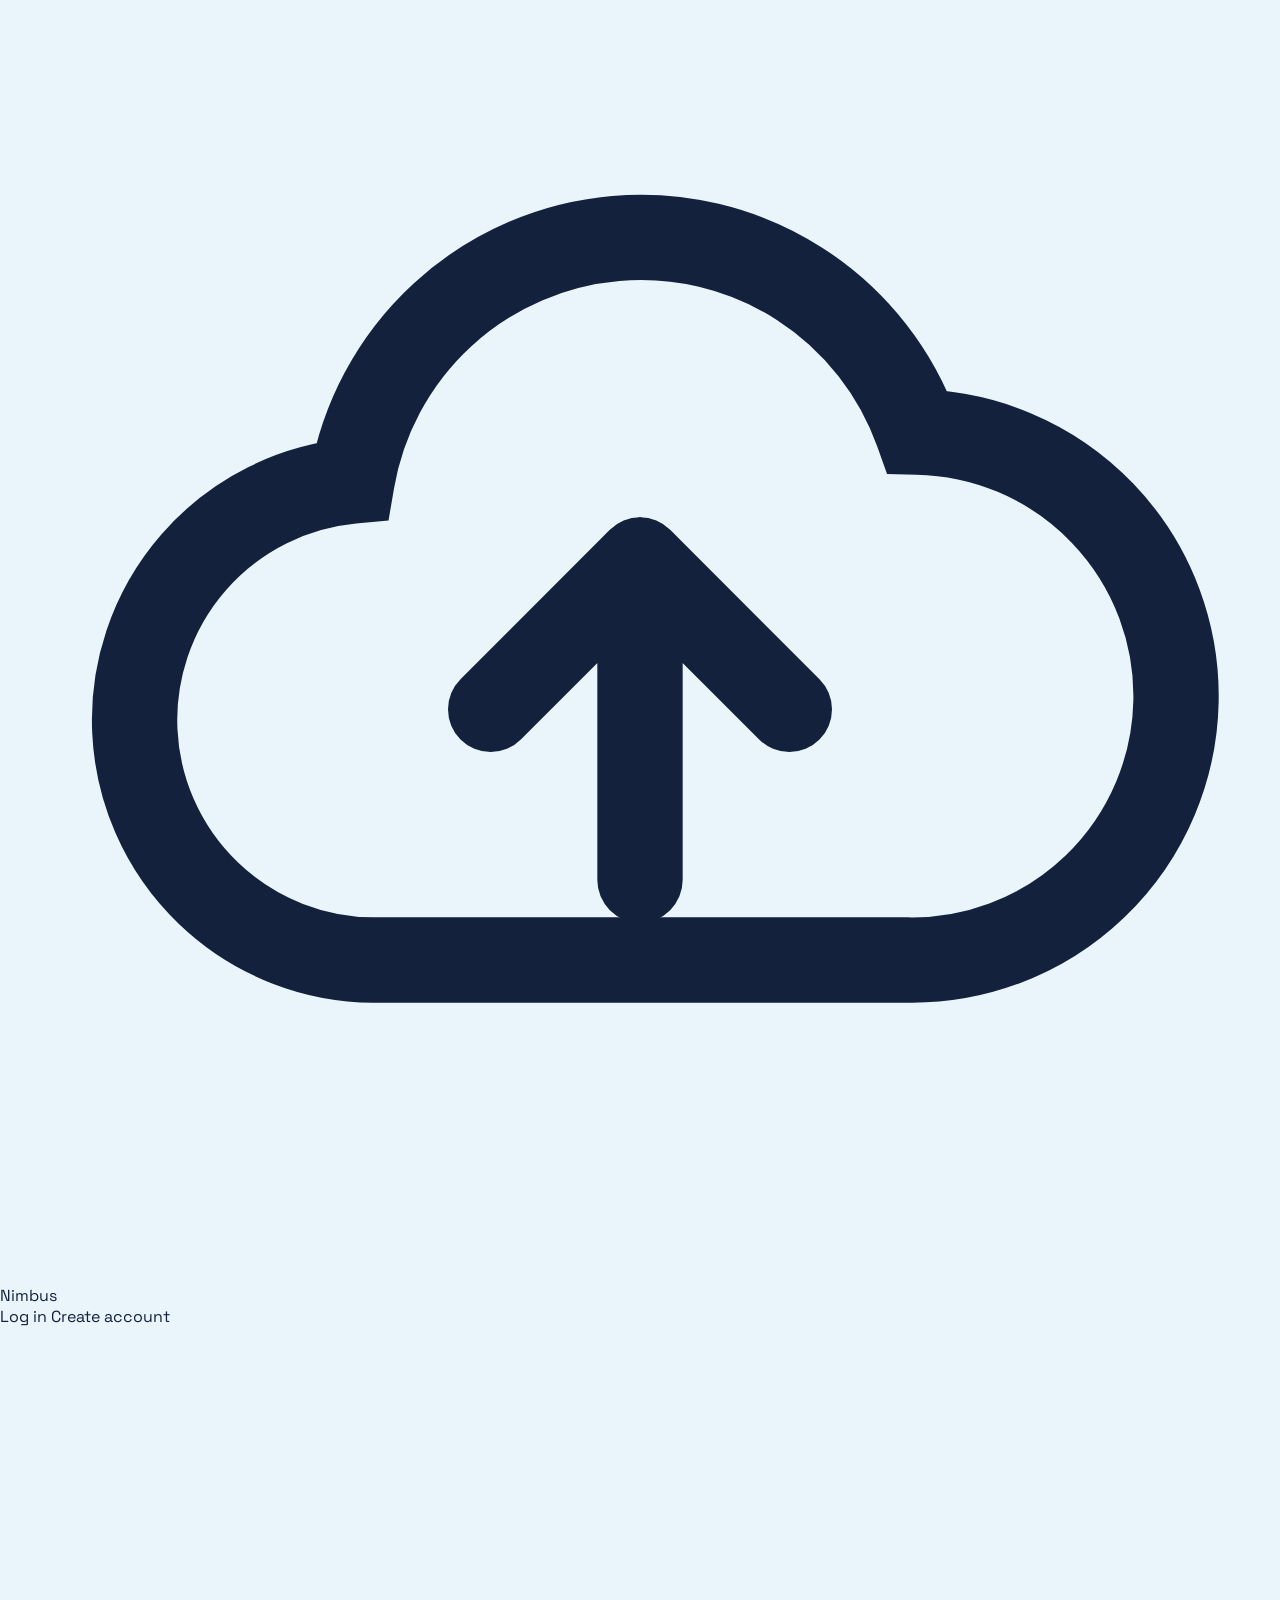
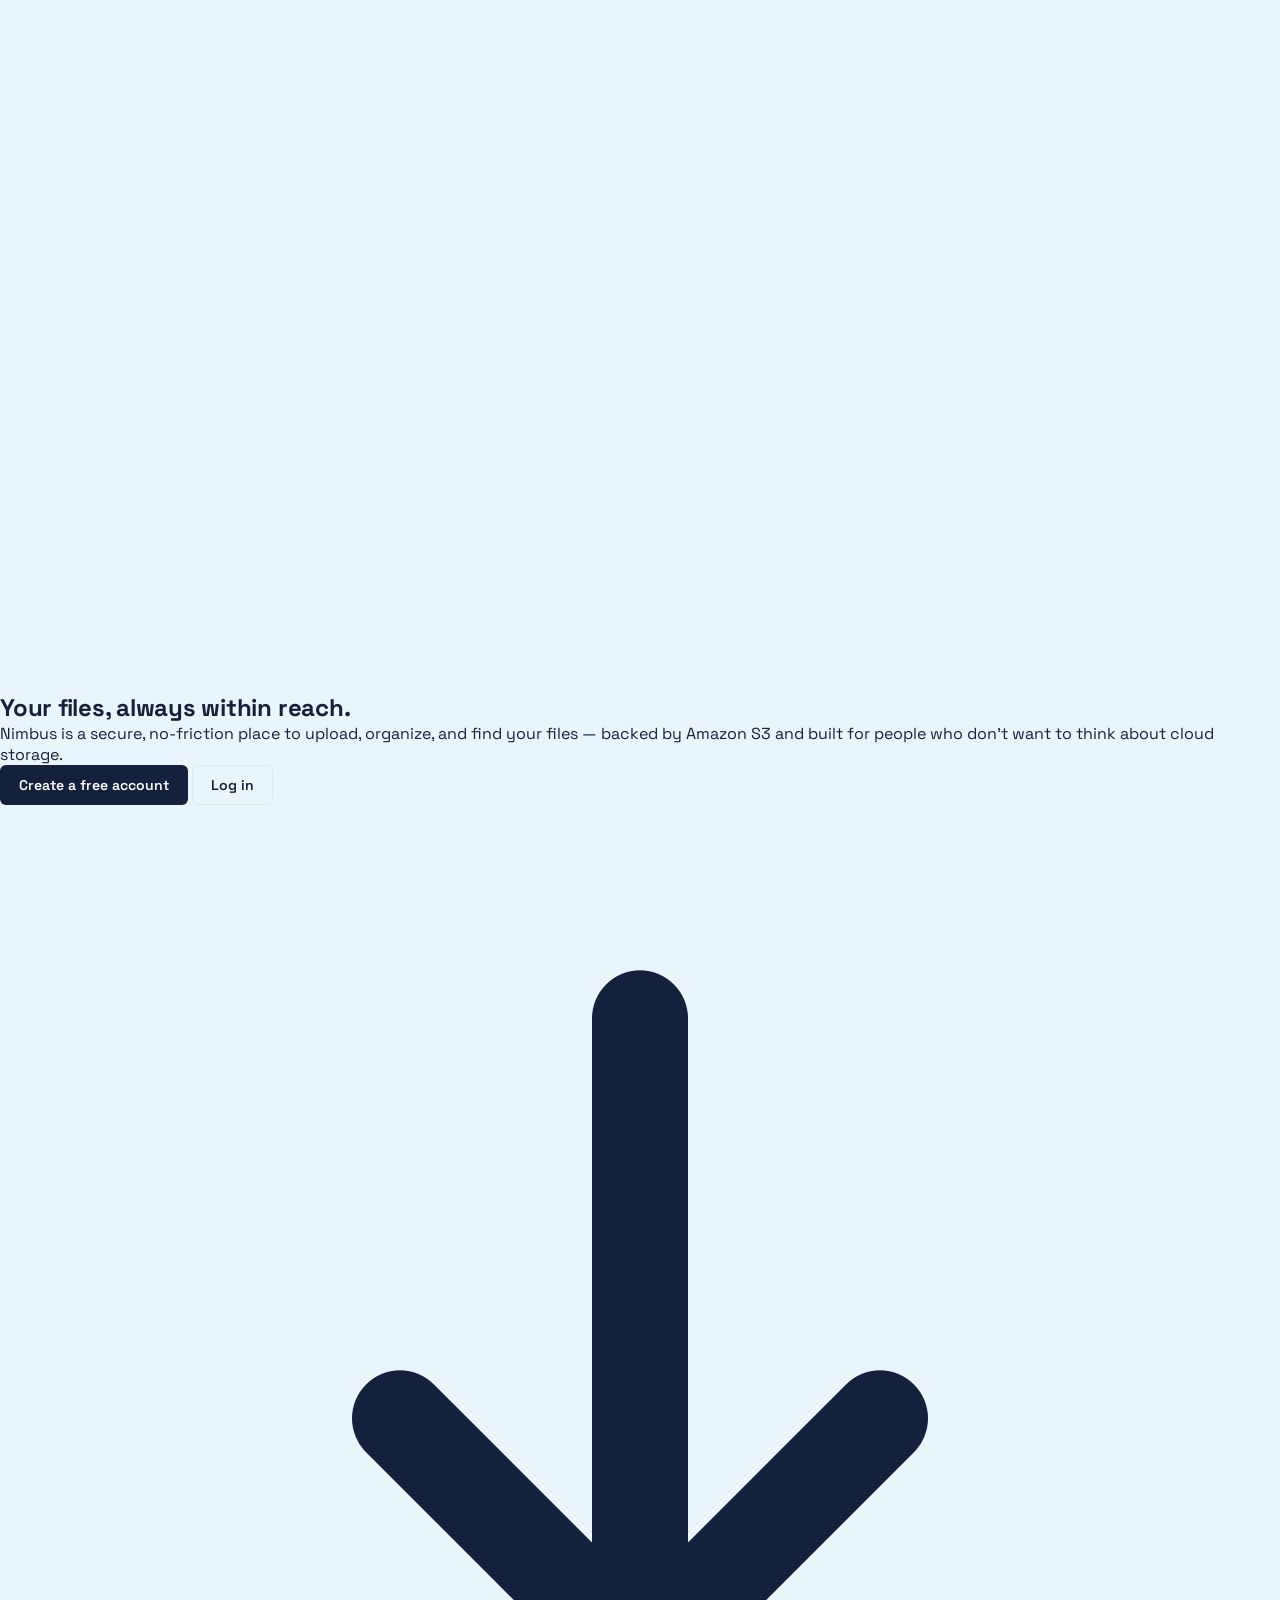
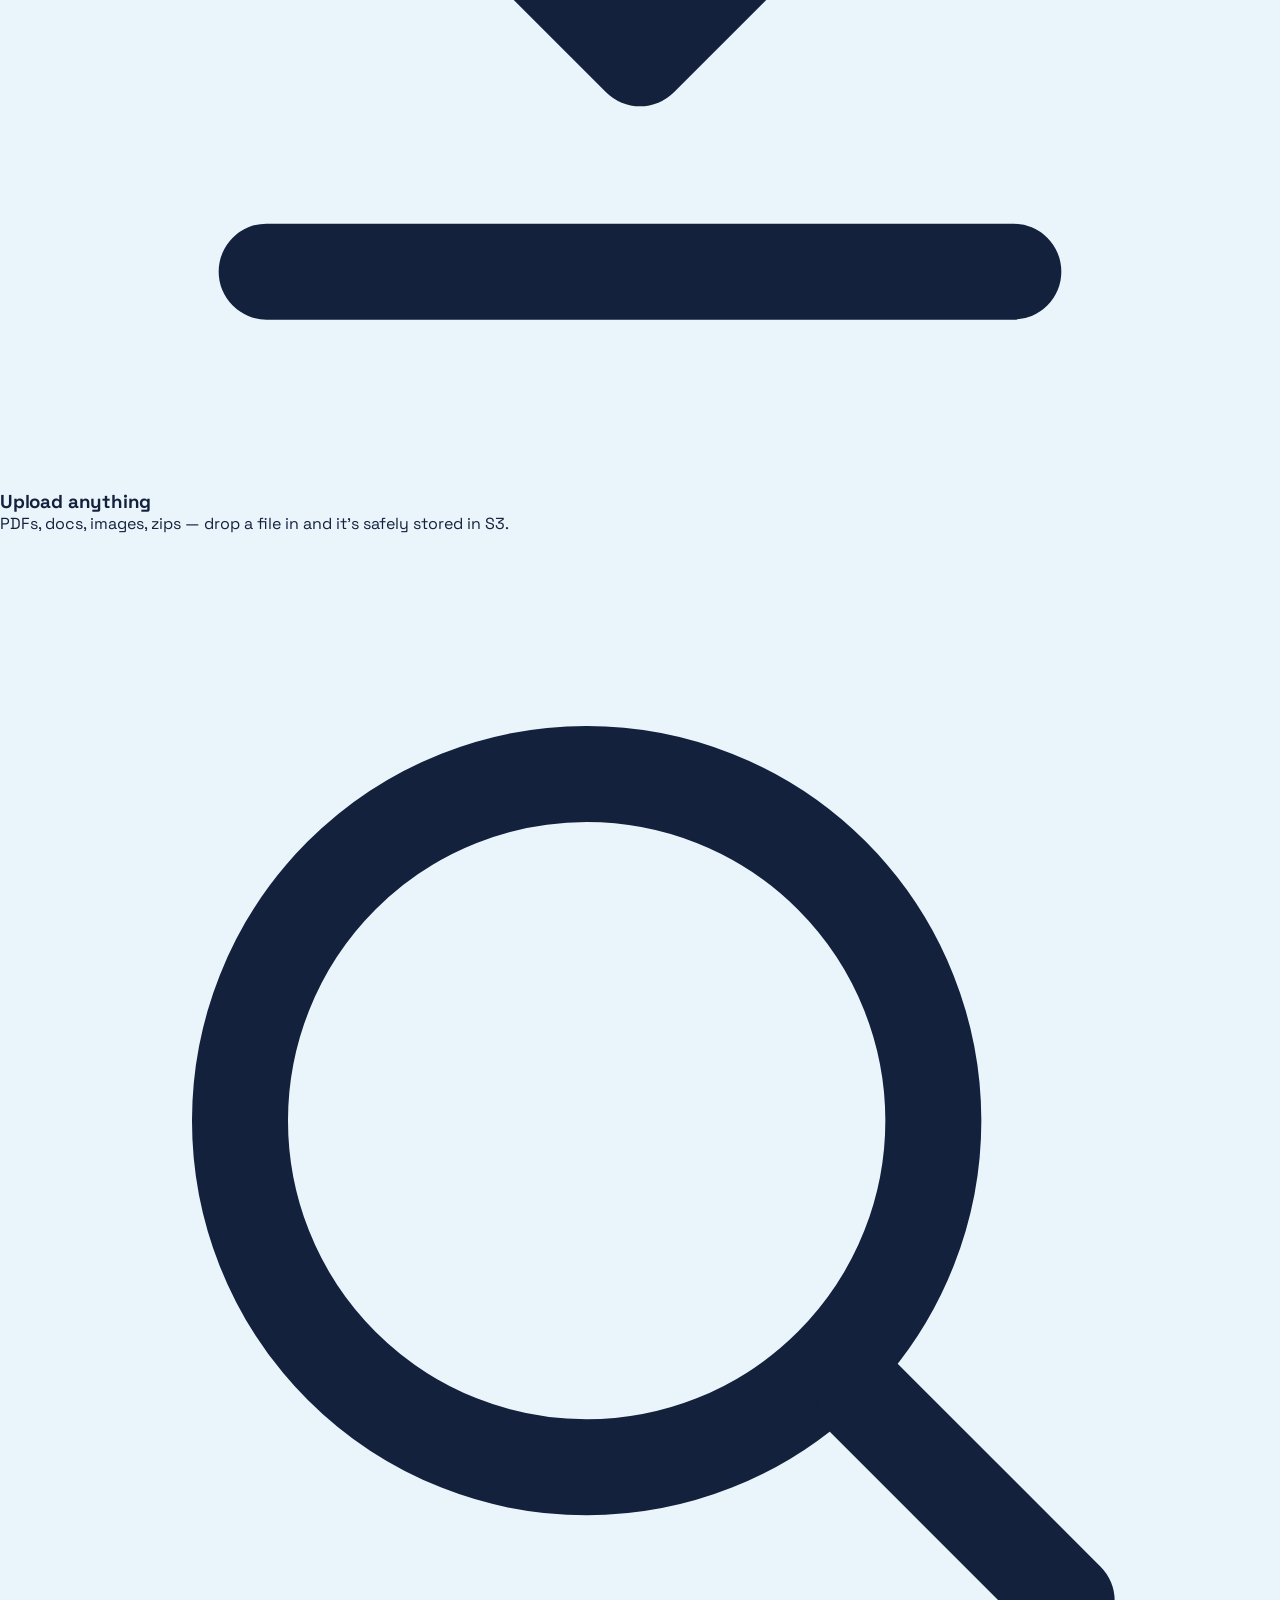
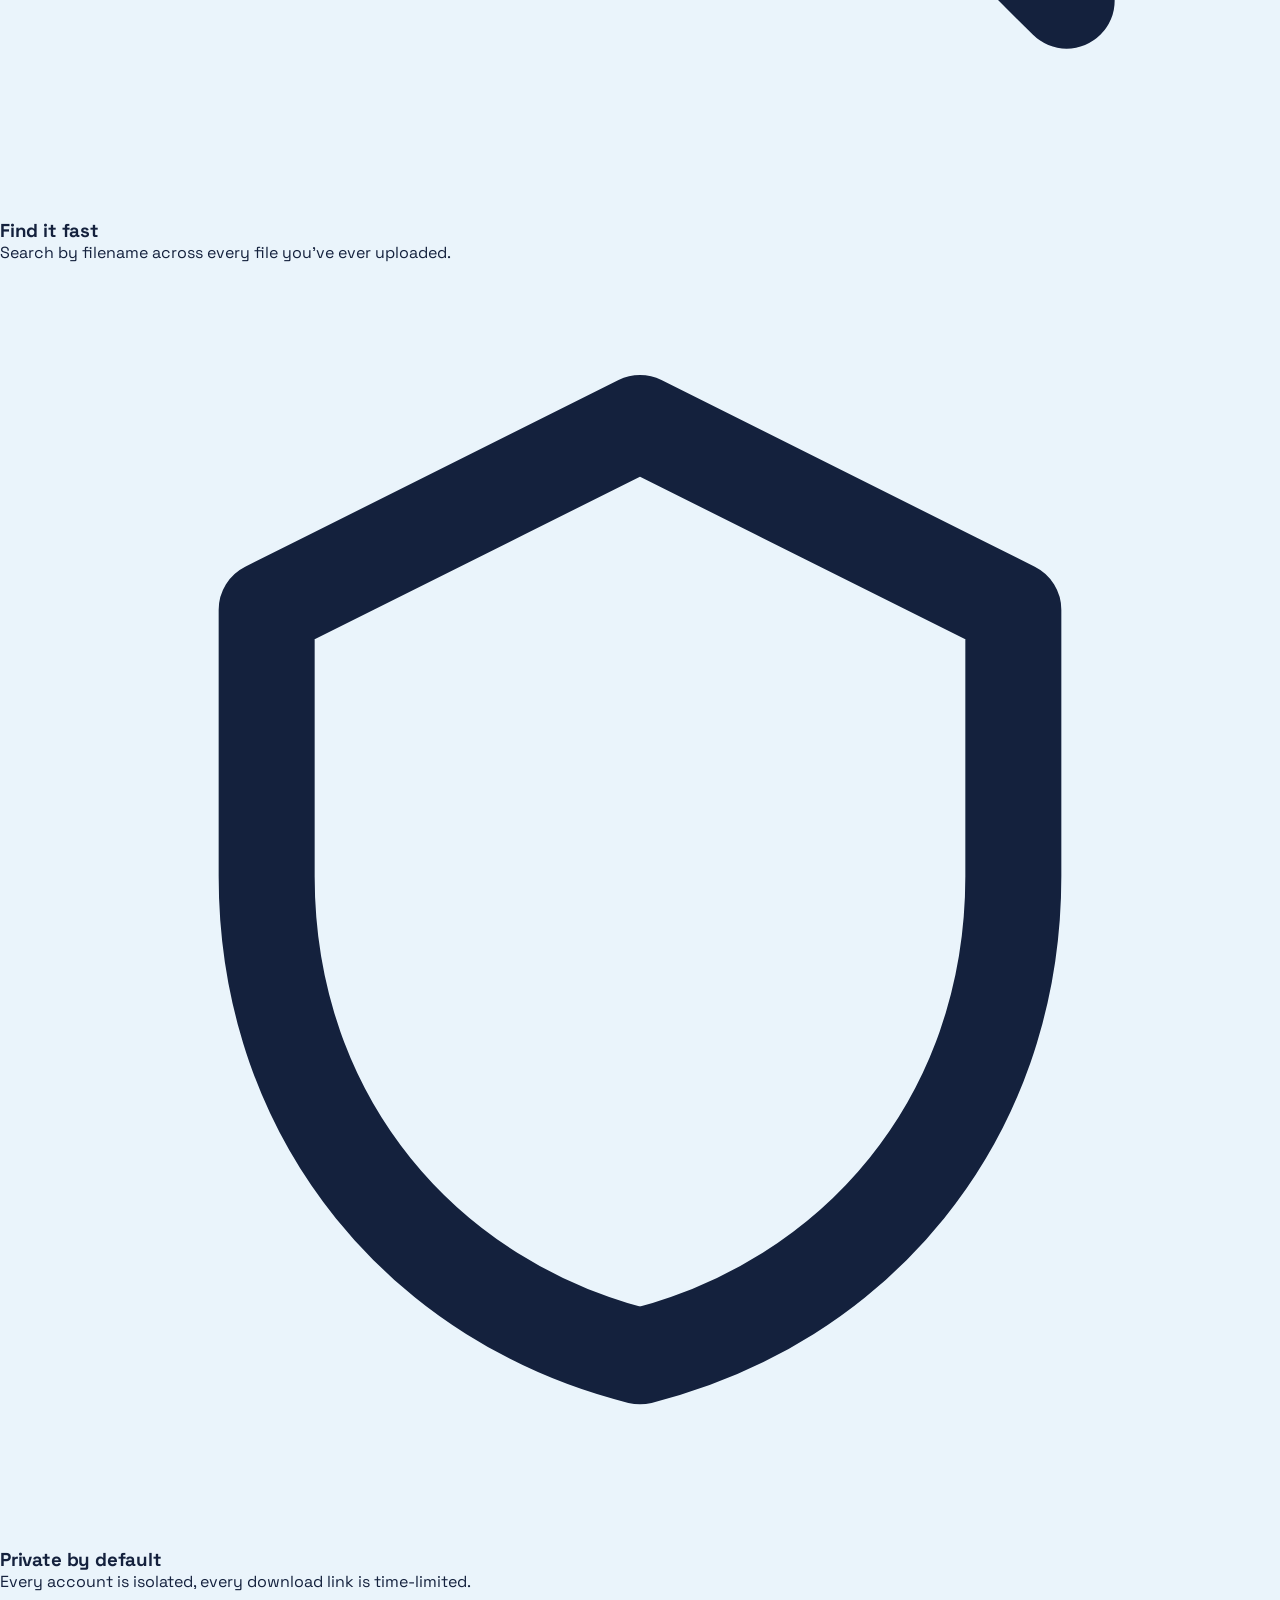
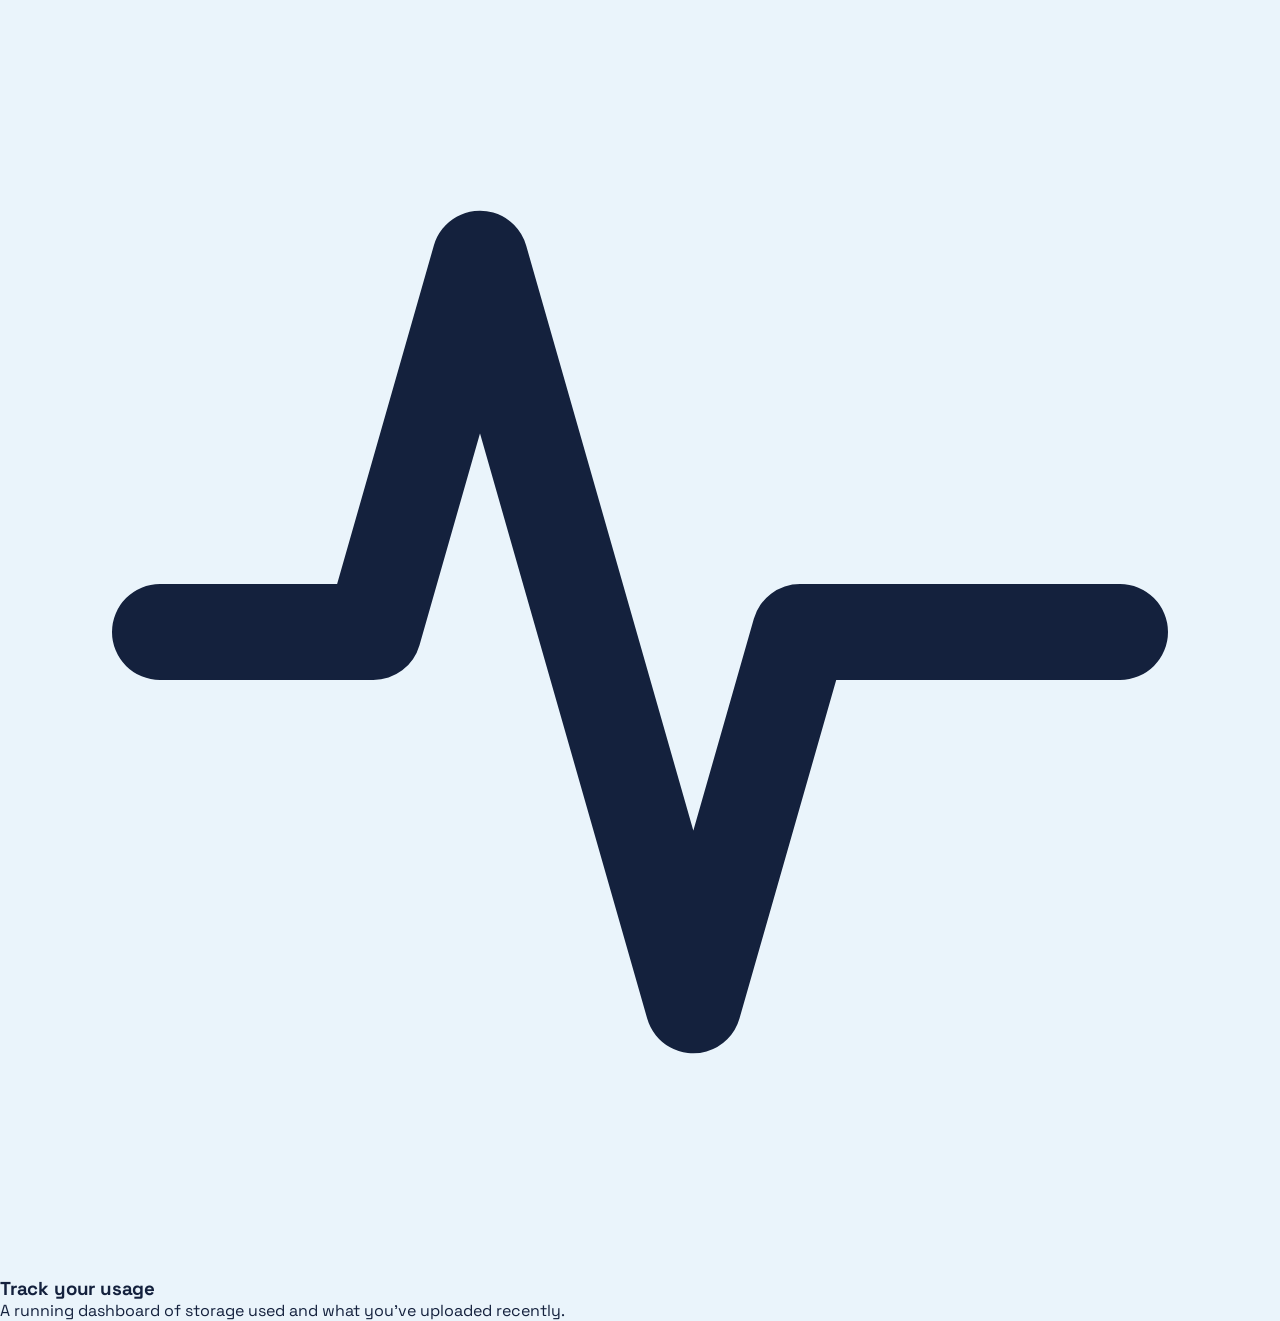
<file: CloudStorageExplorer/frontend/index.html>
<!DOCTYPE html>
<html lang="en">
<head>
  <meta charset="UTF-8" />
  <meta name="viewport" content="width=device-width, initial-scale=1.0" />
  <title>Nimbus — Cloud Storage Explorer</title>
  <link rel="icon" href="favicon.ico">
  <link rel="stylesheet" href="../static/css/style.css" />
</head>
<body>

  <nav class="nav">
    <div class="brand">
      <svg viewBox="0 0 24 24" fill="none" style="color: var(--accent)">
        <path d="M7 18a4.5 4.5 0 0 1-.4-8.98A5.5 5.5 0 0 1 17.2 8.1 4 4 0 0 1 17 18H7Z" stroke="currentColor" stroke-width="1.6"/>
        <path d="M12 10.5v6M9.2 13.3 12 10.5l2.8 2.8" stroke="currentColor" stroke-width="1.6" stroke-linecap="round" stroke-linejoin="round"/>
      </svg>
      Nimbus
    </div>
    <div class="nav-links">
      <a class="nav-link" href="login.html">Log in</a>
      <a class="nav-link active" href="register.html">Create account</a>
    </div>
  </nav>

  <section class="hero">
    <svg class="hero-cloud" viewBox="0 0 120 90" fill="none" xmlns="http://www.w3.org/2000/svg">
      <path d="M34 74a22 22 0 0 1-2-43.9A27 27 0 0 1 84.5 22 20 20 0 0 1 83 74H34Z"
            stroke="var(--accent)" stroke-width="2.2"/>
      <path d="M60 40v28M47 55l13-13 13 13" stroke="var(--accent-2)" stroke-width="2.6"
            stroke-linecap="round" stroke-linejoin="round"/>
    </svg>
    <h1>Your files, always within reach.</h1>
    <p class="lede">
      Nimbus is a secure, no-friction place to upload, organize, and find your files —
      backed by Amazon S3 and built for people who don't want to think about cloud storage.
    </p>
    <div class="hero-actions">
      <a class="btn btn-primary" href="register.html">Create a free account</a>
      <a class="btn btn-ghost" href="login.html">Log in</a>
    </div>
  </section>

  <section class="features">
    <div class="feature">
      <svg viewBox="0 0 24 24" fill="none" stroke="currentColor" stroke-width="1.8"><path d="M12 4v12m0 0 4.5-4.5M12 16l-4.5-4.5M5 20h14" stroke-linecap="round" stroke-linejoin="round"/></svg>
      <h3>Upload anything</h3>
      <p>PDFs, docs, images, zips — drop a file in and it's safely stored in S3.</p>
    </div>
    <div class="feature">
      <svg viewBox="0 0 24 24" fill="none" stroke="currentColor" stroke-width="1.8"><circle cx="11" cy="11" r="6.5"/><path d="m20 20-3.8-3.8" stroke-linecap="round"/></svg>
      <h3>Find it fast</h3>
      <p>Search by filename across every file you've ever uploaded.</p>
    </div>
    <div class="feature">
      <svg viewBox="0 0 24 24" fill="none" stroke="currentColor" stroke-width="1.8"><path d="M12 3 5 6.5v5c0 4.6 3 8 7 9 4-1 7-4.4 7-9v-5L12 3Z" stroke-linejoin="round"/></svg>
      <h3>Private by default</h3>
      <p>Every account is isolated, every download link is time-limited.</p>
    </div>
    <div class="feature">
      <svg viewBox="0 0 24 24" fill="none" stroke="currentColor" stroke-width="1.8"><path d="M3 12h4l2-7 4 14 2-7h6" stroke-linecap="round" stroke-linejoin="round"/></svg>
      <h3>Track your usage</h3>
      <p>A running dashboard of storage used and what you've uploaded recently.</p>
    </div>
  </section>
  <script src="../static/js/script.js"></script>

</body>
</html>
</file>
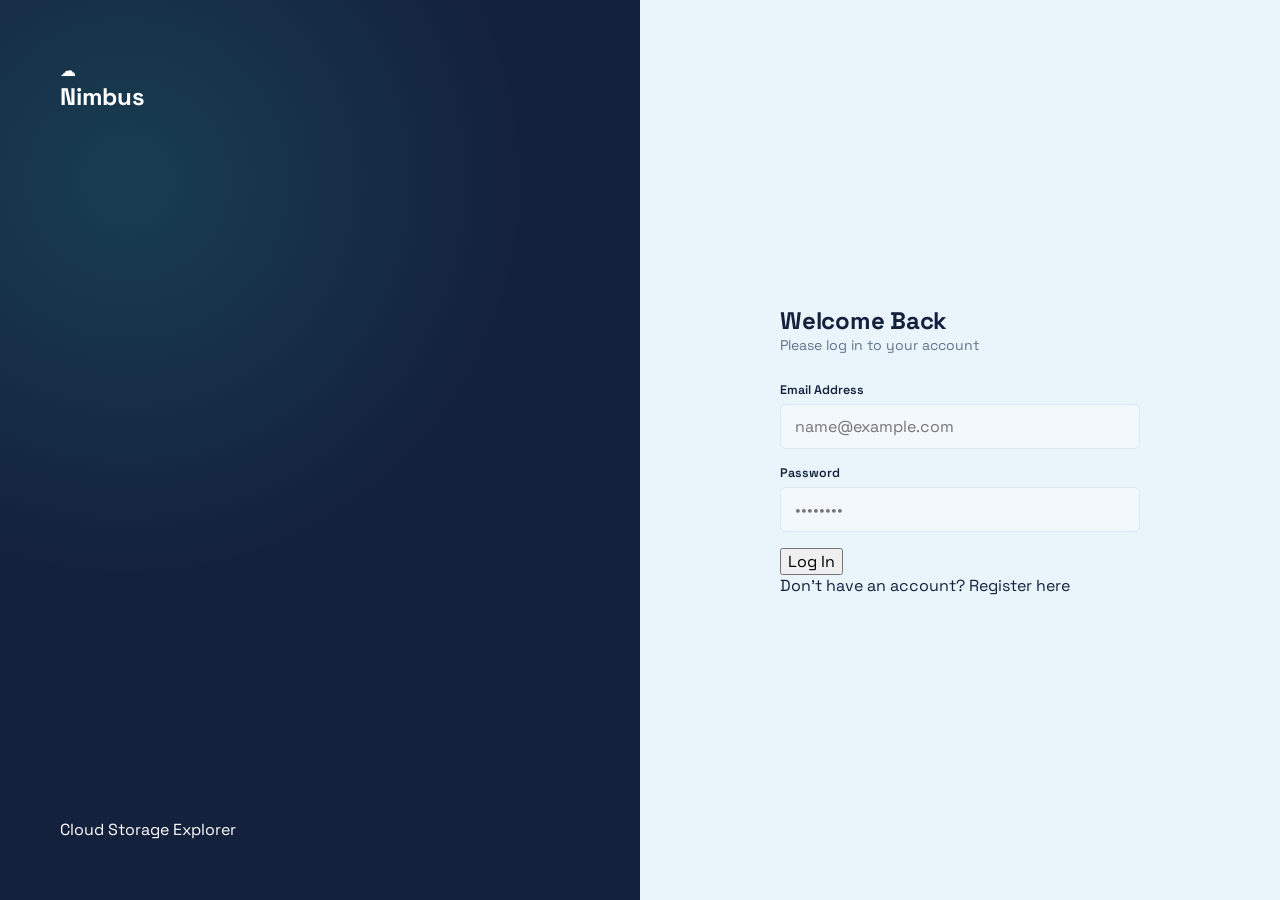
<file: CloudStorageExplorer/frontend/dashboard.html>
<!DOCTYPE html>
<html lang="en">
<head>
  <meta charset="UTF-8" />
  <meta name="viewport" content="width=device-width, initial-scale=1.0" />
  <title>Dashboard — Nimbus</title>
  <link rel="icon" href="favicon.ico">
  <link rel="stylesheet" href="../static/css/style.css">
</head>
<body>

  <nav class="nav">
    <div class="brand">
      <svg viewBox="0 0 24 24" fill="none" style="color: var(--accent); width: 24px; height: 24px; display: inline-block; vertical-align: middle;">
        <path d="M7 18a4.5 4.5 0 0 1-.4-8.98A5.5 5.5 0 0 1 17.2 8.1 4 4 0 0 1 17 18H7Z" stroke="currentColor" stroke-width="1.6"/>
        <path d="M12 10.5v6M9.2 13.3 12 10.5l2.8 2.8" stroke="currentColor" stroke-width="1.6" stroke-linecap="round" stroke-linejoin="round"/>
      </svg>
      Nimbus
    </div>
    <div class="nav-links">
      <a class="nav-link active" href="dashboard.html">Dashboard</a>
      <a class="nav-link" href="files.html">Files</a>
      <a class="nav-link" href="upload.html">Upload</a>
      <a class="nav-link" href="#" id="logout-btn">Log out</a>
    </div>
  </nav>

  <main class="page">
    <h1 id="sidebar-user-name">Welcome back</h1>
    <p id="sidebar-user-email" style="margin-bottom: 32px; color: var(--text-muted);"></p>

    <!-- Storage Gauge Section (Updated IDs to match script.js rendering module) -->
    <div class="card" style="margin-bottom: 24px;">
      <div id="storage-gauge" class="storage-meter">
        <div id="storage-gauge-track" class="storage-meter-track" style="display: flex; height: 12px; background: var(--bg-alt); border-radius: 6px; overflow: hidden;">
          <!-- script.js dynamically appends storage-gauge__segment tags here -->
        </div>
        <div class="storage-meter-labels" style="margin-top: 8px; display: flex; justify-content: space-between;">
          <span id="storage-gauge-readout">0 B used</span>
        </div>
      </div>
    </div>

    <!-- Quick Stats Metric Counters -->
    <div class="grid grid-3" style="margin-bottom: 32px;">
      <div class="card stat-card">
        <div class="stat-label">Total files</div>
        <div class="stat-value" id="stat-total-files">—</div>
      </div>
      <div class="card stat-card">
        <div class="stat-label">Storage used</div>
        <div class="stat-value" id="stat-total-storage">—</div>
      </div>
      <div class="card stat-card">
        <div class="stat-label">Profile Status</div>
        <div class="stat-value" id="sidebar-avatar" style="text-transform: uppercase; font-weight: bold; color: var(--accent);">—</div>
      </div>
    </div>

    <h2 style="font-size: 1.1rem; margin-bottom: 16px;">Recent uploads</h2>
    <div class="table-wrap">
      <table>
        <thead>
          <tr>
            <th>File</th>
            <th>Size</th>
            <th>Uploaded</th>
          </tr>
        </thead>
        <!-- Updated list container ID to match script.js layout templates -->
        <ul id="recent-files-list" style="list-style: none; padding: 0; margin: 0;">
          <li class="empty-state"><p>Loading storage telemetry...</p></li>
        </ul>
      </table>
    </div>
  </main>

  <!-- Load the global app script file to handle auth enforcement and render dashboards automatically -->
  <script src="../static/js/script.js"></script>
</body>
</html>
</file>
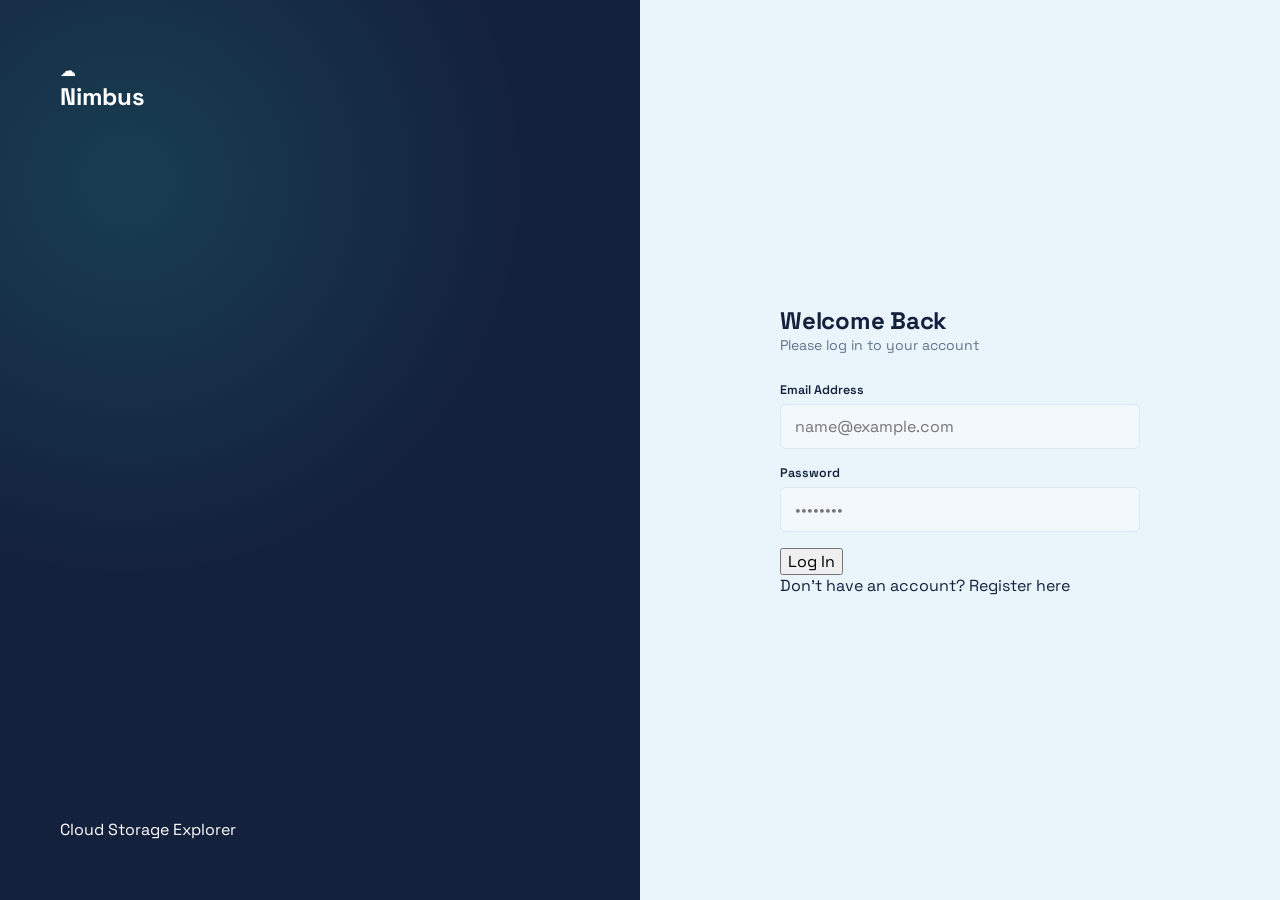
<file: CloudStorageExplorer/frontend/login.html>
<!DOCTYPE html>
<html lang="en">
<head>
    <meta charset="UTF-8">
    <meta name="viewport" content="width=device-width, initial-scale=1.0">
    <title>Nimbus - Log In</title>
    <link rel="icon" href="favicon.ico">
    <!-- Correct relative path from frontend/ folder to static/css/ -->
    <link rel="stylesheet" href="../static/css/style.css">
</head>
<body>

    <div class="auth-page">
        <!-- Aside section for branding/visuals where your cloud icon likely lives -->
        <aside class="auth-page__aside">
            <div class="brand">
                <!-- If the icon is an inline SVG or img, the CSS will now scale it properly inside .auth-page__aside -->
                <span class="brand__icon">☁️</span>
                <h1 class="brand__title">Nimbus</h1>
            </div>
            <p class="auth-page__subtitle">Cloud Storage Explorer</p>
        </aside>

        <!-- Form container wrapper -->
        <div class="auth-page__form-wrap">
            <form id="login-form" class="auth-form">
                <h2 class="auth-form__title">Welcome Back</h2>
                <p class="auth-form__subtitle">Please log in to your account</p>

                <!-- Target for JS errors -->
                <div id="form-error" class="form-error"></div>

                <div class="field">
                    <label for="email" class="field__label">Email Address</label>
                    <input type="email" id="email" name="email" class="field__input" required placeholder="name@example.com">
                </div>

                <div class="field">
                    <label for="password" class="field__label">Password</label>
                    <input type="password" id="password" name="password" class="field__input" required placeholder="••••••••">
                </div>

                <button type="submit" class="auth-form__submit-btn">Log In</button>

                <p class="auth-form__footer">
                    Don't have an account? <a href="register.html">Register here</a>
                </p>
            </form>
        </div>
    </div>

    <!-- Clean link to your external JavaScript -->
    <script src="../static/js/script.js"></script>
</body>
</html>
</file>
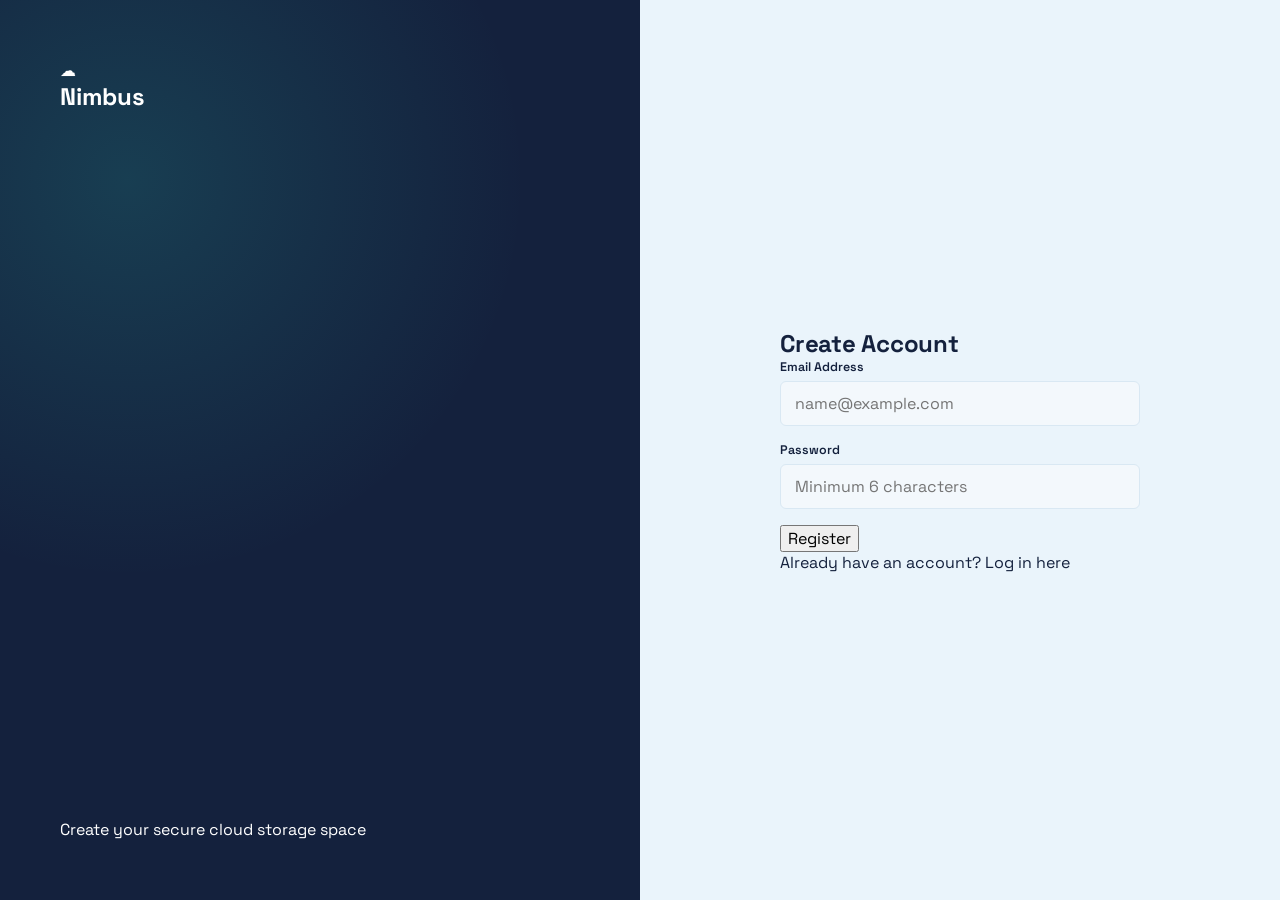
<file: CloudStorageExplorer/frontend/register.html>
<!DOCTYPE html>
<html lang="en">
<head>
    <meta charset="UTF-8">
    <meta name="viewport" content="width=device-width, initial-scale=1.0">
    <title>Nimbus - Register</title>
    <link rel="icon" href="favicon.ico">
    <link rel="stylesheet" href="../static/css/style.css">
</head>
<body>

    <div class="auth-page">
        <aside class="auth-page__aside">
            <div class="brand">
                <span class="brand__icon">☁️</span>
                <h1 class="brand__title">Nimbus</h1>
            </div>
            <p class="auth-page__subtitle">Create your secure cloud storage space</p>
        </aside>

        <div class="auth-page__form-wrap">
            <form id="register-form" class="auth-form">
                <h2 class="auth-form__title">Create Account</h2>
                
                <div id="form-error" class="form-error"></div>

                <div class="field">
                    <label for="email" class="field__label">Email Address</label>
                    <input type="email" id="email" name="email" class="field__input" required placeholder="name@example.com">
                </div>

                <div class="field">
                    <label for="password" class="field__label">Password</label>
                    <input type="password" id="password" name="password" class="field__input" required placeholder="Minimum 6 characters">
                </div>

                <button type="submit" class="auth-form__submit-btn">Register</button>

                <p class="auth-form__footer">
                    Already have an account? <a href="login.html">Log in here</a>
                </p>
            </form>
        </div>
    </div>

    
    <script src="../static/js/script.js"></script>
</body>
</html>
</file>
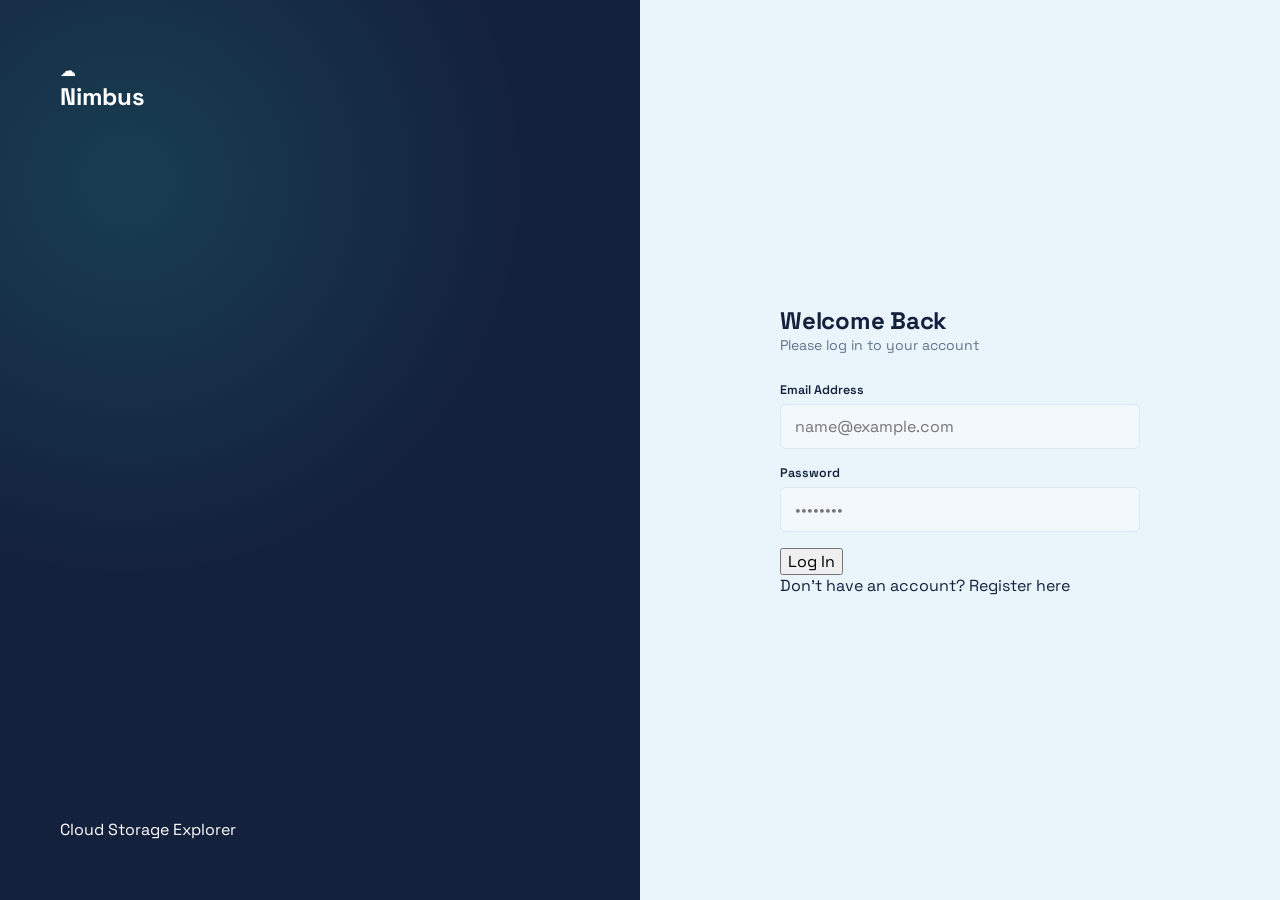
<file: CloudStorageExplorer/frontend/upload.html>
<!DOCTYPE html>
<html lang="en">
<head>
  <meta charset="UTF-8" />
  <meta name="viewport" content="width=device-width, initial-scale=1.0" />
  <title>Upload — Nimbus</title>
  <link rel="icon" href="favicon.ico">
  <link rel="stylesheet" href="../static/css/style.css">
</head>
<body>

  <nav class="nav">
    <div class="brand">
      <svg viewBox="0 0 24 24" fill="none" style="color: var(--accent)">
        <path d="M7 18a4.5 4.5 0 0 1-.4-8.98A5.5 5.5 0 0 1 17.2 8.1 4 4 0 0 1 17 18H7Z" stroke="currentColor" stroke-width="1.6"/>
        <path d="M12 10.5v6M9.2 13.3 12 10.5l2.8 2.8" stroke="currentColor" stroke-width="1.6" stroke-linecap="round" stroke-linejoin="round"/>
      </svg>
      Nimbus
    </div>
    <div class="nav-links">
      <a class="nav-link" href="dashboard.html">Dashboard</a>
      <a class="nav-link" href="files.html">Files</a>
      <a class="nav-link active" href="upload.html">Upload</a>
      <a class="nav-link" href="#" id="logout-btn">Log out</a>
    </div>
  </nav>

  <main class="page" style="max-width: 640px;">
    <h1>Upload a file</h1>
    <p style="margin-bottom: 28px;">PDF, DOCX, PPT, images, ZIP, or plain text — straight into your S3 storage.</p>

    <div id="alert" class="alert"></div>

    <div class="card">
      <div class="dropzone" id="dropzone">
        <svg viewBox="0 0 24 24" fill="none" stroke="currentColor" stroke-width="1.8">
          <path d="M12 4v12m0 0 4.5-4.5M12 16l-4.5-4.5" stroke-linecap="round" stroke-linejoin="round"/>
          <path d="M5 20h14" stroke-linecap="round"/>
        </svg>
        <div><strong>Click to browse</strong> or drag a file here</div>
        <div class="hint">Max size depends on your server configuration</div>
        <input type="file" id="file-input" style="display:none" />
      </div>

      <div id="selected-file" class="selected-file" style="display:none;">
        <span id="selected-file-name" class="mono"></span>
        <button class="btn btn-ghost" id="clear-file-btn" type="button">Remove</button>
      </div>

      <div id="progress-wrap" class="storage-meter" style="display:none; margin-top: 18px;">
        <div class="storage-meter-track">
          <div class="storage-meter-fill" id="progress-fill" style="width: 0%;"></div>
        </div>
        <div class="storage-meter-labels">
          <span id="progress-label">Uploading...</span>
          <span id="progress-pct">0%</span>
        </div>
      </div>

      <button class="btn btn-primary btn-block" id="upload-btn" style="margin-top: 20px;" disabled>
        Upload to Nimbus
      </button>
    </div>
  </main>

  <script src="../static/js/script.js"></script>
  <script>
    requireAuth();

    document.getElementById("logout-btn").addEventListener("click", (e) => {
      e.preventDefault();
      logout();
    });

    const alertEl = document.getElementById("alert");
    const dropzone = document.getElementById("dropzone");
    const fileInput = document.getElementById("file-input");
    const selectedFileBox = document.getElementById("selected-file");
    const selectedFileName = document.getElementById("selected-file-name");
    const uploadBtn = document.getElementById("upload-btn");
    const progressWrap = document.getElementById("progress-wrap");
    const progressFill = document.getElementById("progress-fill");
    const progressPct = document.getElementById("progress-pct");
    const progressLabel = document.getElementById("progress-label");

    let selectedFile = null;

    dropzone.addEventListener("click", () => fileInput.click());

    dropzone.addEventListener("dragover", (e) => {
      e.preventDefault();
      dropzone.classList.add("dragover");
    });

    dropzone.addEventListener("dragleave", () => dropzone.classList.remove("dragover"));

    dropzone.addEventListener("drop", (e) => {
      e.preventDefault();
      dropzone.classList.remove("dragover");
      if (e.dataTransfer.files.length) {
        setSelectedFile(e.dataTransfer.files[0]);
      }
    });

    fileInput.addEventListener("change", () => {
      if (fileInput.files.length) {
        setSelectedFile(fileInput.files[0]);
      }
    });

    document.getElementById("clear-file-btn").addEventListener("click", () => {
      selectedFile = null;
      fileInput.value = "";
      selectedFileBox.style.display = "none";
      uploadBtn.disabled = true;
    });

    function setSelectedFile(file) {
      selectedFile = file;
      selectedFileName.textContent = `${file.name} · ${formatBytes(file.size)}`;
      selectedFileBox.style.display = "flex";
      uploadBtn.disabled = false;
      hideAlert(alertEl);
    }

    uploadBtn.addEventListener("click", () => {
      if (!selectedFile) return;
      hideAlert(alertEl);
      uploadBtn.disabled = true;
      progressWrap.style.display = "block";

      const formData = new FormData();
      formData.append("file", selectedFile);

      const xhr = new XMLHttpRequest();
      xhr.open("POST", `${API_BASE_URL}/files/upload`);
      xhr.setRequestHeader("Authorization", `Bearer ${getToken()}`);

      xhr.upload.addEventListener("progress", (e) => {
        if (e.lengthComputable) {
          const pct = Math.round((e.loaded / e.total) * 100);
          progressFill.style.width = `${pct}%`;
          progressPct.textContent = `${pct}%`;
        }
      });

      xhr.addEventListener("load", () => {
        if (xhr.status >= 200 && xhr.status < 300) {
          progressLabel.textContent = "Upload complete";
          showAlert(alertEl, "File uploaded successfully.", "success");
          setTimeout(() => { window.location.href = "files.html"; }, 900);
        } else {
          let message = "Upload failed. Please try again.";
          try { message = JSON.parse(xhr.responseText).detail || message; } catch {}
          showAlert(alertEl, message, "error");
          uploadBtn.disabled = false;
          progressWrap.style.display = "none";
        }
      });

      xhr.addEventListener("error", () => {
        showAlert(alertEl, "Could not reach the server. Is the backend running?", "error");
        uploadBtn.disabled = false;
        progressWrap.style.display = "none";
      });

      xhr.send(formData);
    });
  </script>
</body>
</html>
</file>
<file: CloudStorageExplorer/static/css/style.css>
/* ==========================================================================
   Cloud Storage Explorer — Design System
   Palette: Ink (deep navy shell) + Cloud (pale sky content) + Signal (teal,
   the "in progress / connected" color) + Amber (capacity warnings).
   Type: Space Grotesk for UI, IBM Plex Mono for anything that is actually
   data — file sizes, dates, byte counts — so the app reads like a technical
   instrument rather than a generic dashboard template.
   ========================================================================== */

@import url('https://fonts.googleapis.com/css2?family=Space+Grotesk:wght@400;500;700&family=IBM+Plex+Mono:wght@400;500&display=swap');

:root {
  /* Color tokens */
  --ink-950: #0f1c33;
  --ink-800: #14213d;
  --ink-700: #1c2c4e;
  --cloud-50: #f3f8fc;
  --cloud-100: #eaf4fb;
  --cloud-200: #d9e8f3;
  --slate-500: #64748b;
  --slate-300: #aebccb;
  --signal: #2dd4bf;
  --signal-dark: #159c8b;
  --amber: #f4a261;
  --danger: #e0603f;
  --white: #ffffff;

  /* Type */
  --font-ui: 'Space Grotesk', system-ui, sans-serif;
  --font-data: 'IBM Plex Mono', 'SFMono-Regular', monospace;

  /* Layout */
  --sidebar-w: 240px;
  --radius-sm: 6px;
  --radius-md: 10px;
  --radius-lg: 16px;
  --shadow-card: 0 1px 2px rgba(15, 28, 51, 0.06), 0 8px 24px rgba(15, 28, 51, 0.06);
  --transition: 160ms ease;
}

/* ---------- Reset ---------- */
*, *::before, *::after { box-sizing: border-box; }
html, body { height: 100%; }
body {
  margin: 0;
  font-family: var(--font-ui);
  background: var(--cloud-100);
  color: var(--ink-800);
  -webkit-font-smoothing: antialiased;
}
h1, h2, h3, h4 { margin: 0; font-weight: 700; letter-spacing: -0.01em; }
p { margin: 0; }
a { color: inherit; text-decoration: none; }
ul { margin: 0; padding: 0; list-style: none; }
button, input { font-family: inherit; font-size: inherit; }
button { cursor: pointer; }
:focus-visible {
  outline: 2px solid var(--signal);
  outline-offset: 2px;
}
@media (prefers-reduced-motion: reduce) {
  *, *::before, *::after { animation-duration: 0.001ms !important; transition-duration: 0.001ms !important; }
}

/* ---------- App shell ---------- */
.app-shell {
  display: grid;
  grid-template-columns: var(--sidebar-w) 1fr;
  min-height: 100vh;
}

.sidebar {
  background: var(--ink-800);
  color: var(--cloud-100);
  padding: 28px 20px;
  display: flex;
  flex-direction: column;
  gap: 32px;
}

.sidebar__brand {
  display: flex;
  align-items: center;
  gap: 10px;
  font-size: 1.05rem;
  font-weight: 700;
}
.sidebar__brand-mark {
  width: 28px;
  height: 28px;
  border-radius: 8px;
  background: linear-gradient(155deg, var(--signal) 0%, var(--ink-700) 130%);
  flex-shrink: 0;
}

.sidebar__nav { display: flex; flex-direction: column; gap: 2px; }
.sidebar__link {
  display: flex;
  align-items: center;
  gap: 10px;
  padding: 10px 12px;
  border-radius: var(--radius-sm);
  color: var(--slate-300);
  font-size: 0.9rem;
  font-weight: 500;
  transition: background var(--transition), color var(--transition);
}
.sidebar__link:hover { background: var(--ink-700); color: var(--cloud-100); }
.sidebar__link.is-active {
  background: var(--ink-700);
  color: var(--white);
  box-shadow: inset 3px 0 0 var(--signal);
}

.sidebar__footer {
  margin-top: auto;
  padding-top: 16px;
  border-top: 1px solid var(--ink-700);
  display: flex;
  align-items: center;
  gap: 10px;
}
.sidebar__avatar {
  width: 32px; height: 32px;
  border-radius: 50%;
  background: var(--signal);
  color: var(--ink-950);
  display: flex; align-items: center; justify-content: center;
  font-weight: 700; font-size: 0.85rem;
  flex-shrink: 0;
}
.sidebar__user { min-width: 0; }
.sidebar__user-name { font-size: 0.85rem; font-weight: 600; color: var(--white); }
.sidebar__user-email {
  font-size: 0.72rem; color: var(--slate-300);
  font-family: var(--font-data);
  overflow: hidden; text-overflow: ellipsis; white-space: nowrap;
}
.sidebar__logout {
  background: none; border: none; color: var(--slate-300);
  font-size: 0.75rem; padding: 4px 0; text-align: left;
}
.sidebar__logout:hover { color: var(--danger); }

.main { padding: 32px 40px 60px; max-width: 1100px; }

.page-header {
  display: flex; align-items: flex-end; justify-content: space-between;
  margin-bottom: 28px; gap: 16px; flex-wrap: wrap;
}
.page-header h1 { font-size: 1.6rem; }
.page-header__subtitle { color: var(--slate-500); font-size: 0.9rem; margin-top: 4px; }

/* ---------- Buttons ---------- */
.btn {
  display: inline-flex; align-items: center; justify-content: center; gap: 8px;
  padding: 10px 18px;
  border-radius: var(--radius-sm);
  border: 1px solid transparent;
  font-weight: 600; font-size: 0.88rem;
  transition: transform var(--transition), background var(--transition), border-color var(--transition);
}
.btn:active { transform: translateY(1px); }
.btn-primary { background: var(--ink-800); color: var(--white); }
.btn-primary:hover { background: var(--ink-950); }
.btn-signal { background: var(--signal); color: var(--ink-950); }
.btn-signal:hover { background: var(--signal-dark); color: var(--white); }
.btn-ghost { background: transparent; border-color: var(--cloud-200); color: var(--ink-800); }
.btn-ghost:hover { border-color: var(--slate-500); }
.btn-danger { background: transparent; border-color: var(--cloud-200); color: var(--danger); }
.btn-danger:hover { background: var(--danger); border-color: var(--danger); color: var(--white); }
.btn:disabled { opacity: 0.5; cursor: not-allowed; transform: none; }
.btn-block { width: 100%; }

/* ---------- Cards ---------- */
.card {
  background: var(--white);
  border-radius: var(--radius-lg);
  padding: 24px;
  box-shadow: var(--shadow-card);
}

/* ---------- Dashboard stat cards ---------- */
.stat-grid {
  display: grid;
  grid-template-columns: repeat(auto-fit, minmax(200px, 1fr));
  gap: 16px;
  margin-bottom: 24px;
}
.stat-card {
  background: var(--white);
  border-radius: var(--radius-md);
  padding: 18px 20px;
  box-shadow: var(--shadow-card);
}
.stat-card__label {
  font-size: 0.74rem; text-transform: uppercase; letter-spacing: 0.06em;
  color: var(--slate-500); font-weight: 600;
}
.stat-card__value {
  font-family: var(--font-data);
  font-size: 1.7rem; font-weight: 500;
  margin-top: 6px; color: var(--ink-800);
}

/* ---------- Signature element: the storage gauge ---------- */
.storage-gauge {
  background: var(--white);
  border-radius: var(--radius-lg);
  box-shadow: var(--shadow-card);
  padding: 24px;
  margin-bottom: 24px;
}
.storage-gauge__head {
  display: flex; justify-content: space-between; align-items: baseline;
  margin-bottom: 14px;
}
.storage-gauge__title { font-size: 0.95rem; font-weight: 700; }
.storage-gauge__readout {
  font-family: var(--font-data);
  font-size: 0.85rem; color: var(--slate-500);
}
.storage-gauge__readout strong { color: var(--ink-800); font-weight: 500; }

.storage-gauge__track {
  position: relative;
  height: 14px;
  border-radius: 999px;
  background: var(--cloud-200);
  overflow: hidden;
  display: flex;
}
.storage-gauge__segment {
  height: 100%;
  transition: width 400ms ease;
}
.storage-gauge__segment[data-kind="documents"] { background: var(--signal); }
.storage-gauge__segment[data-kind="images"]    { background: var(--ink-700); }
.storage-gauge__segment[data-kind="archives"]  { background: var(--amber); }
.storage-gauge__segment[data-kind="other"]     { background: var(--slate-300); }
.storage-gauge__track.is-near-full .storage-gauge__segment { filter: saturate(1.15); }

.storage-gauge__ticks {
  display: flex; justify-content: space-between;
  margin-top: 6px;
  font-family: var(--font-data);
  font-size: 0.68rem; color: var(--slate-500);
}

.storage-gauge__legend {
  display: flex; gap: 18px; flex-wrap: wrap;
  margin-top: 16px; font-size: 0.78rem; color: var(--slate-500);
}
.storage-gauge__legend li { display: flex; align-items: center; gap: 6px; }
.storage-gauge__swatch { width: 9px; height: 9px; border-radius: 2px; display: inline-block; }
.storage-gauge__swatch[data-kind="documents"] { background: var(--signal); }
.storage-gauge__swatch[data-kind="images"]    { background: var(--ink-700); }
.storage-gauge__swatch[data-kind="archives"]  { background: var(--amber); }
.storage-gauge__swatch[data-kind="other"]     { background: var(--slate-300); }

/* ---------- Upload dropzone ---------- */
.dropzone {
  border: 1.5px dashed var(--cloud-200);
  border-radius: var(--radius-lg);
  background: var(--white);
  padding: 48px 24px;
  text-align: center;
  transition: border-color var(--transition), background var(--transition);
}
.dropzone.is-dragover {
  border-color: var(--signal);
  background: var(--cloud-50);
}
.dropzone__icon {
  width: 44px; height: 44px; margin: 0 auto 14px;
  border-radius: 12px;
  background: var(--cloud-100);
  display: flex; align-items: center; justify-content: center;
  color: var(--signal-dark);
}
.dropzone__title { font-weight: 600; font-size: 0.98rem; }
.dropzone__subtitle { color: var(--slate-500); font-size: 0.82rem; margin-top: 6px; }
.dropzone input[type="file"] { display: none; }

.upload-queue { margin-top: 20px; display: flex; flex-direction: column; gap: 10px; }
.upload-row {
  display: grid;
  grid-template-columns: 1fr auto;
  align-items: center;
  gap: 6px 16px;
  background: var(--white);
  border-radius: var(--radius-md);
  padding: 12px 16px;
  box-shadow: var(--shadow-card);
}
.upload-row__name { font-size: 0.86rem; font-weight: 600; overflow: hidden; text-overflow: ellipsis; white-space: nowrap; }
.upload-row__meta { font-family: var(--font-data); font-size: 0.72rem; color: var(--slate-500); }
.upload-row__bar {
  grid-column: 1 / -1;
  height: 5px; border-radius: 999px; background: var(--cloud-200); overflow: hidden;
}
.upload-row__bar-fill { height: 100%; background: var(--signal); width: 0%; transition: width 120ms linear; }
.upload-row__bar-fill.is-done { background: var(--signal-dark); }
.upload-row__bar-fill.is-error { background: var(--danger); }
.upload-row__status { font-size: 0.72rem; color: var(--slate-500); font-family: var(--font-data); }

/* ---------- File table ---------- */
.toolbar {
  display: flex; justify-content: space-between; align-items: center;
  gap: 16px; margin-bottom: 16px; flex-wrap: wrap;
}
.search-field {
  position: relative;
  min-width: 260px;
}
.search-field input {
  width: 100%;
  padding: 10px 14px 10px 36px;
  border-radius: var(--radius-sm);
  border: 1px solid var(--cloud-200);
  background: var(--white);
  font-size: 0.86rem;
}
.search-field input:focus { border-color: var(--signal); }
.search-field__icon {
  position: absolute; left: 12px; top: 50%; transform: translateY(-50%);
  color: var(--slate-500);
}

.file-table {
  width: 100%;
  border-collapse: collapse;
  background: var(--white);
  border-radius: var(--radius-lg);
  overflow: hidden;
  box-shadow: var(--shadow-card);
}
.file-table th {
  text-align: left;
  font-size: 0.7rem;
  text-transform: uppercase;
  letter-spacing: 0.06em;
  color: var(--slate-500);
  font-weight: 600;
  padding: 14px 20px;
  border-bottom: 1px solid var(--cloud-200);
}
.file-table td {
  padding: 14px 20px;
  border-bottom: 1px solid var(--cloud-100);
  font-size: 0.86rem;
  vertical-align: middle;
}
.file-table tr:last-child td { border-bottom: none; }
.file-table tr:hover td { background: var(--cloud-50); }
.file-table .col-size,
.file-table .col-date { font-family: var(--font-data); color: var(--slate-500); font-size: 0.8rem; }

.file-name {
  display: flex; align-items: center; gap: 10px;
  font-weight: 600;
}
.file-name__icon {
  width: 30px; height: 30px; border-radius: 8px;
  background: var(--cloud-100); color: var(--ink-700);
  display: flex; align-items: center; justify-content: center; flex-shrink: 0;
}
.row-actions { display: flex; gap: 8px; }
.row-actions button {
  background: none; border: 1px solid var(--cloud-200); border-radius: var(--radius-sm);
  width: 32px; height: 32px; display: flex; align-items: center; justify-content: center;
  color: var(--slate-500);
}
.row-actions button:hover { border-color: var(--signal); color: var(--signal-dark); }
.row-actions .row-actions__delete:hover { border-color: var(--danger); color: var(--danger); }

.empty-state {
  text-align: center; padding: 60px 20px; color: var(--slate-500);
}
.empty-state h3 { color: var(--ink-800); font-size: 1.05rem; margin-bottom: 6px; }
.empty-state p { font-size: 0.86rem; }

/* ---------- Auth pages (login / register) ---------- */
.auth-page {
  min-height: 100vh;
  display: grid;
  grid-template-columns: 1fr 1fr;
}
.auth-page__aside {
  background: var(--ink-800);
  color: var(--white);
  padding: 60px;
  display: flex; flex-direction: column; justify-content: space-between;
  background-image: radial-gradient(circle at 20% 20%, rgba(45, 212, 191, 0.16), transparent 45%);
}
.auth-page__brand { display: flex; align-items: center; gap: 10px; font-weight: 700; }
.auth-page__pitch h2 { font-size: 2rem; line-height: 1.25; max-width: 380px; }
.auth-page__pitch p { color: var(--slate-300); margin-top: 14px; max-width: 360px; font-size: 0.92rem; }
.auth-page__foot { font-family: var(--font-data); font-size: 0.72rem; color: var(--slate-300); }

.auth-page__form-wrap {
  display: flex; align-items: center; justify-content: center;
  padding: 40px;
}
.auth-form {
  width: 100%; max-width: 360px;
}
.auth-form h1 { font-size: 1.5rem; margin-bottom: 6px; }
.auth-form__subtitle { color: var(--slate-500); font-size: 0.88rem; margin-bottom: 28px; }

.field { margin-bottom: 16px; }
.field label {
  display: block; font-size: 0.78rem; font-weight: 600; margin-bottom: 6px; color: var(--ink-800);
}
.field input {
  width: 100%;
  padding: 11px 14px;
  border-radius: var(--radius-sm);
  border: 1px solid var(--cloud-200);
  background: var(--cloud-50);
}
.field input:focus { border-color: var(--signal); background: var(--white); }

.form-error {
  background: rgba(224, 96, 63, 0.08);
  border: 1px solid rgba(224, 96, 63, 0.3);
  color: var(--danger);
  border-radius: var(--radius-sm);
  padding: 10px 14px;
  font-size: 0.82rem;
  margin-bottom: 16px;
  display: none;
}
.form-error.is-visible { display: block; }

.auth-form__switch {
  margin-top: 20px; text-align: center; font-size: 0.84rem; color: var(--slate-500);
}
.auth-form__switch a { color: var(--signal-dark); font-weight: 600; }

/* ---------- Toasts ---------- */
.toast-stack {
  position: fixed; bottom: 24px; right: 24px;
  display: flex; flex-direction: column; gap: 10px;
  z-index: 999;
}
.toast {
  background: var(--ink-800); color: var(--white);
  padding: 12px 18px; border-radius: var(--radius-sm);
  font-size: 0.84rem; box-shadow: var(--shadow-card);
  display: flex; align-items: center; gap: 10px;
  animation: toast-in 180ms ease;
}
.toast.is-success { border-left: 3px solid var(--signal); }
.toast.is-error { border-left: 3px solid var(--danger); }
@keyframes toast-in {
  from { opacity: 0; transform: translateY(8px); }
  to { opacity: 1; transform: translateY(0); }
}

/* ---------- Responsive ---------- */
@media (max-width: 860px) {
  .app-shell { grid-template-columns: 1fr; }
  .sidebar { flex-direction: row; align-items: center; padding: 14px 16px; gap: 16px; }
  .sidebar__nav { flex-direction: row; overflow-x: auto; }
  .sidebar__footer { display: none; }
  .main { padding: 20px; }
  .auth-page { grid-template-columns: 1fr; }
  .auth-page__aside { display: none; }
}
</file>
